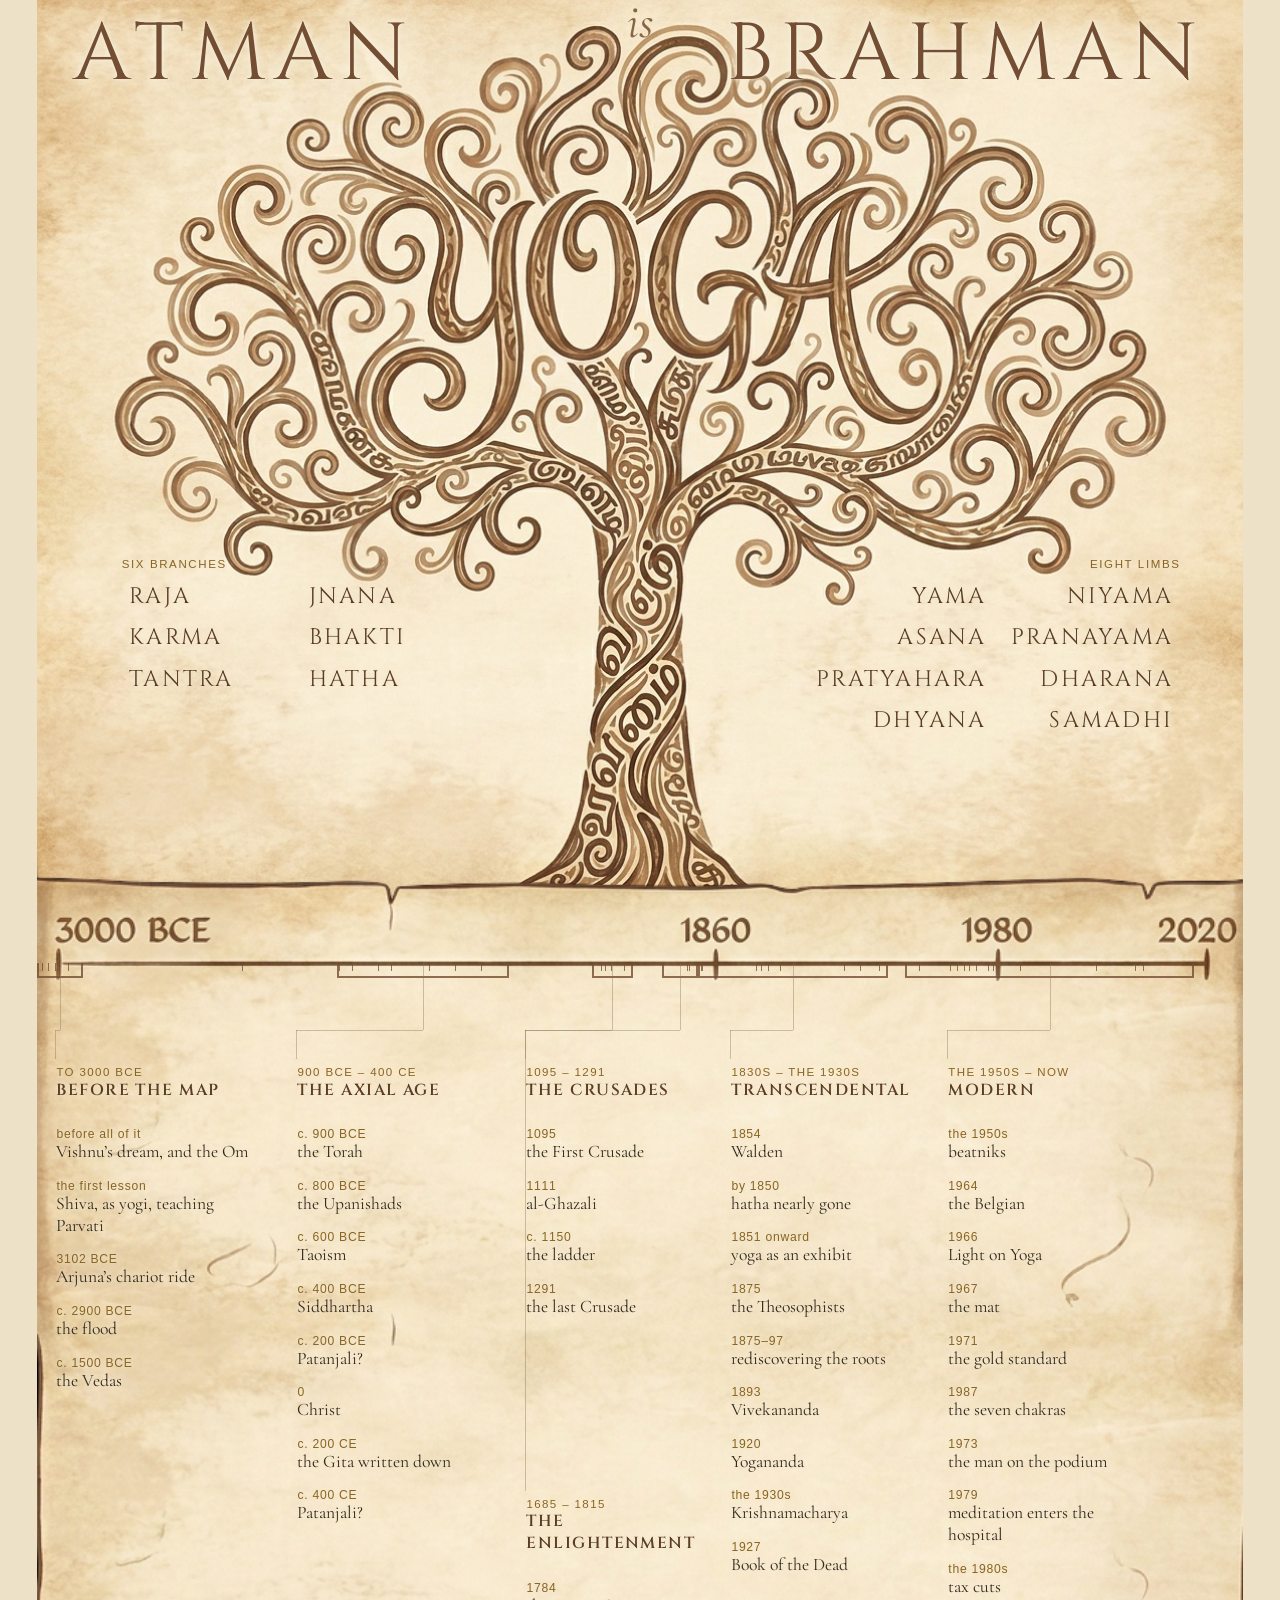
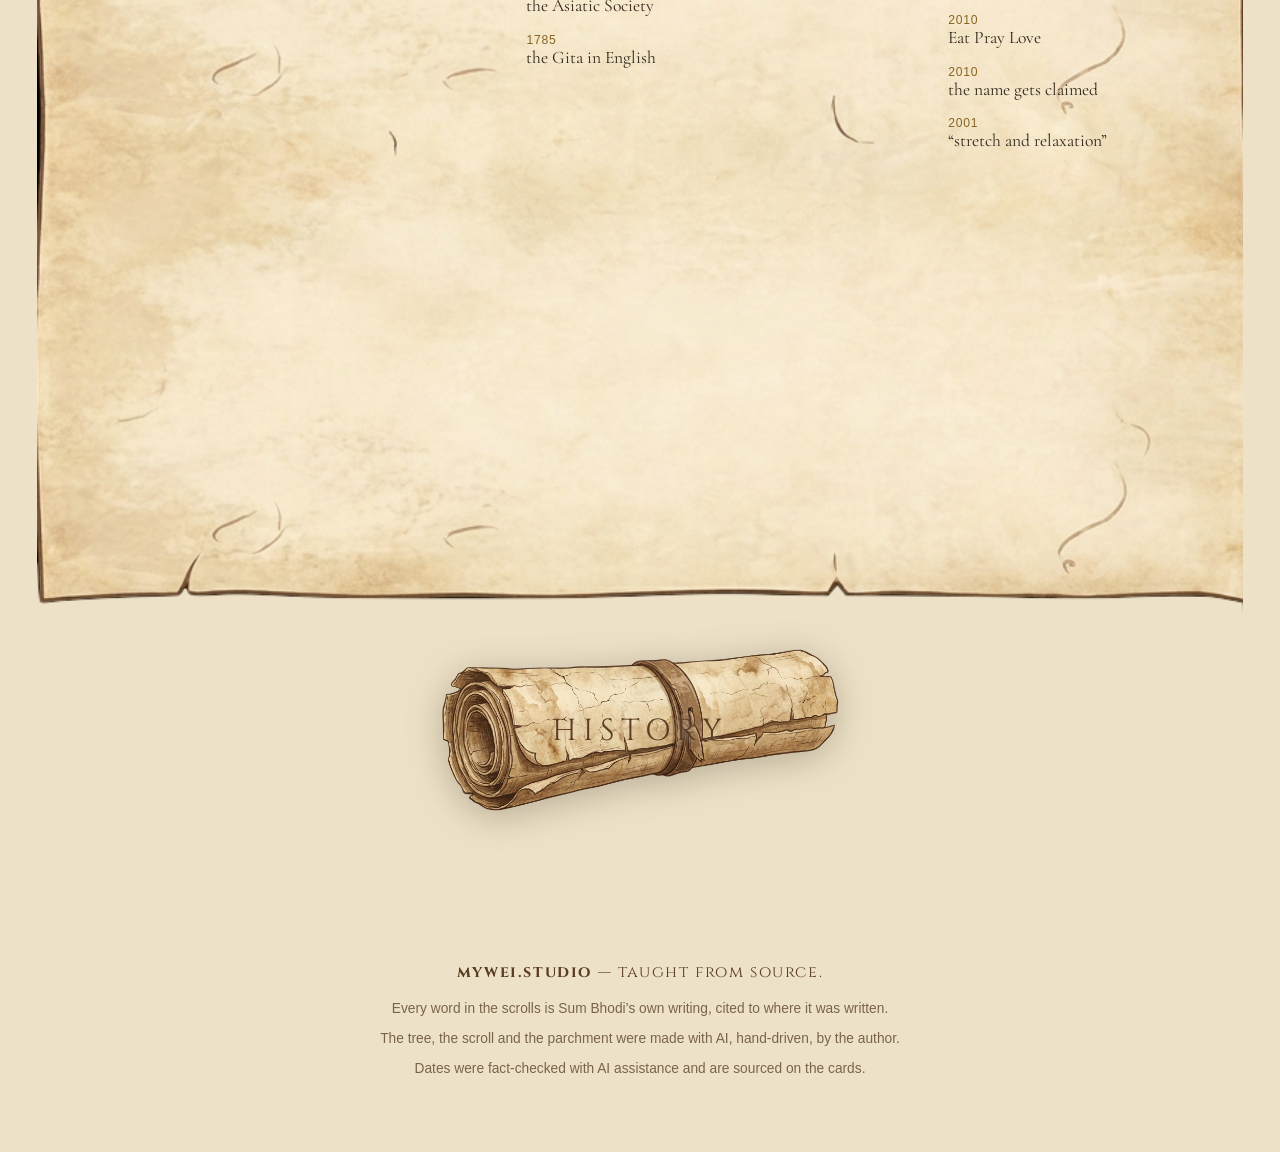
<file: index.html>
<!DOCTYPE html>
<html lang="en">
<head>
<meta charset="UTF-8">
<meta name="viewport" content="width=device-width, initial-scale=1">
<title>Yoga — mywei.studio</title>

<!-- 7 Sep 2026 — THE ART, AND THREE WORDS. Nothing else yet.
     His call: "Atman is Brahman up top here, nothing else — is can be right on top center of tree."
     So the two nouns sit on the clear parchment either side, and the copula sits ON the canopy's
     centre peak. The built version (six names left, eight right, the scroll factory, his own docs
     as content) is whole and parked at _parked/2026-09-07-tree-with-names/. Nothing was deleted.

     ⭐ THE OVERLAY IS IN PERCENTAGES, NOT PIXELS. The words are positioned inside a box that
     carries the art's own 1200x896 aspect ratio, so every word keeps its spot on the painting at
     any width — the "is" stays on the canopy peak on a phone and on a projector alike. Pixel
     offsets would have drifted off the tree the first time the window changed size. -->

<link rel="preconnect" href="https://fonts.googleapis.com">
<link rel="preconnect" href="https://fonts.gstatic.com" crossorigin>
<link href="https://fonts.googleapis.com/css2?family=Cormorant+Garamond:ital,wght@0,400;0,600&family=Cinzel:wght@400;600&display=swap" rel="stylesheet">

<style>
  /* ⭐ THE CONTRAST DIAL — his call, not mine. "make arrow pop a little more, but let me make
     call on contrast." One number, one place. .30 was where it started (invisible to me on a
     scaled screenshot), .48 is where it sits now. Turn it up until it is right in the room, on
     the projector he will actually teach from — that judgement needs his eyes, not mine. */
  /* ⭐ THE TWO DIALS — both yours, both one number, both in this block.
     --word: how big ATMAN and BRAHMAN are. It was 2.6rem when you first said it looked good,
             3.4rem after I bumped it. Same font either way (Cinzel, measured) — only the size moved.
     --arrow-ink: how much the arrow pops. Started .30 (invisible), now .48. */
  :root{
    /* --word is now a vw NUMBER, not a rem ceiling. Measured: the two words together take
       10.166px of width for every 1px of font-size, so at 9vw they filled 91.5% of the stage and
       left a 21px gap — the "is" needs about 60. 8.2vw lands them at ~85%, which is as close to
       filling as it goes with the copula still between them. Being a vw, that ratio now holds at
       every window width instead of drifting the way a rem ceiling did. */
    /* ⭐ BRAHMAN IS THE BINDING CONSTRAINT, not the pair. The "is" holds dead centre, so each
       word gets its own half minus 60px of clearance. ATMAN is 4.235em wide and has slack;
       BRAHMAN is 5.934em and runs out of room first — so the whole size is solved off BRAHMAN:
           font = (0.47 x stage - 60) / 5.934
       which at this width is ~56px, i.e. 6.7vw. Sizing off the PAIR is what pushed it past centre. */
    --word:6.7;
    --arrow-ink:.48;
  }

  *{margin:0;padding:0;box-sizing:border-box}
  body{background:#EDE2C8; color-scheme:light}
  /* ⚠ NO min-height HERE. It used to hold a full 100vh and centre the tree in it, which left a
     band of empty parchment between the roots and the timeline. The timeline is meant to touch
     the roots — the axis reads as the ground the tree stands in. */
  .screen{display:flex; justify-content:center}

  /* the stage carries the painting's own aspect ratio, so the overlay lays out in % of it */
  .stage{
    position:relative;
    /* ⚠ THE WORDS MUST SCALE OFF THE SAME THING THIS DOES, and for a long time they did not.
       The stage is min(100vw, 100vh x 1200/896) — height-bound on a wide, short window. The words
       were sized in plain vw, which is width-bound. So on a wide short screen the stage shrank
       while ATMAN and BRAHMAN kept growing, and they met in the middle. One percent of this box is
       min(1vw, 1.3393vh), which is what the font now uses. */
    width:min(100%, calc(100vh * 1200 / 896)); max-width:1400px; flex:none;
  }
  /* 8 Sep: the ratio lives on .canvas now (see the markup note). Same box, same height on a desk. */
  .canvas{aspect-ratio:1200/896}
  .canvas img{width:100%; height:100%; display:block; object-fit:contain}

  .w{
    position:absolute; transform:translate(-50%,-50%);
    font-family:'Cinzel',serif; color:#734E32;
    text-decoration:none; white-space:nowrap;
    /* a parchment halo, so a word stays legible wherever the paint runs dark under it */
    text-shadow:0 0 18px #F6EFDC, 0 0 7px #F6EFDC, 0 0 3px #F6EFDC;
    transition:color .18s;
  }
  a.w:hover, a.w:focus-visible{color:#4A2F1C}
  a.w:focus-visible{outline:3px solid #1C5C8C; outline-offset:6px; border-radius:2px}

  /* ⭐ ALL THREE IN THE TREE'S OWN INK. Sampled, not guessed: 57,384 ink pixels off the trunk
     and the YOGA lettering average #866241, and the single most common value is #734E32. The words
     are the same substance as the drawing, which is the point of lettering them onto it. */
  /* ⭐ EDGE-ANCHORED, NOT CENTRE-ANCHORED — this is what lets them get big.
     At left:15%/85% with translate(-50%) the words grow from their own centre, so BRAHMAN's tail
     runs off the right edge at about 75px and that is the ceiling, whatever you set. Pinned to the
     edges instead, they grow INWARD toward the "is" and the only limit is where they meet it. */
  .atman  {left:3%;  top:6%; transform:translateY(-50%);
           font-size:clamp(1.15rem,calc(var(--word) * min(1vw, 1.3393vh)),6.25rem); letter-spacing:.1em}
  .brahman{left:auto; right:3%; top:6%; transform:translateY(-50%);
           font-size:clamp(1.15rem,calc(var(--word) * min(1vw, 1.3393vh)),6.25rem); letter-spacing:.1em}

  /* the "is" is the FIXED POINT — dead centre, always. It does not move to suit the words;
     the words are sized to leave it room. His call, and it is the right one: the copula is the
     axis of the sentence, so it sits on the axis of the page. */
  .is{
    left:50%; top:2.5%;
    font-family:'Cormorant Garamond',serif; font-style:italic;
    font-size:clamp(1.05rem,4vw,3rem);
    text-shadow:none;
    opacity:.85;
  }

  .yoga-link{
    position:absolute; left:50%; top:28%; transform:translate(-50%,-50%);
    width:46%; height:24%;
    background:none; border:2px solid transparent; border-radius:6px; padding:0; cursor:pointer;
    transition:background .18s, border-color .18s;
  }
  .yoga-link:hover{background:rgba(246,239,220,.20); border-color:rgba(115,78,50,.30)}
  .yoga-link:focus-visible{outline:3px solid #1C5C8C; outline-offset:4px}

  /* ── THE TWO SIDES OF THE TREE ─────────────────────────────────────────── */
  /* tucked down and in, and set two-up — six branches read 2x3, eight limbs 2x4, so each block
     is a compact square under the canopy instead of a long thin list down the side. */
  .tree-side{
    position:absolute; top:62%; width:29%;
    display:grid; grid-template-columns:1fr 1fr; gap:.15rem .6rem; align-content:start;
  }
  .tree-left{left:7%}
  .tree-right{right:7%; text-align:right}
  .tree-side h3{grid-column:1 / -1}
  .tree-side h3{
    font-family:'Jost',sans-serif; font-weight:500;
    font-size:clamp(.5rem,.95vw,.72rem); letter-spacing:.14em; text-transform:uppercase;
    color:#8A6420; margin-bottom:.25rem;
    text-shadow:0 0 9px #F1E7CE,0 0 4px #F1E7CE;
  }
  .tree-side button{
    background:none; border:1px solid transparent; border-radius:3px; cursor:pointer;
    padding:.22rem .4rem; text-align:inherit;
    font-family:'Cinzel',serif; letter-spacing:.1em; color:#5C3D22;
    font-size:clamp(.82rem,1.75vw,1.4rem); white-space:nowrap;
    text-shadow:0 0 10px #F1E7CE,0 0 4px #F1E7CE,0 0 2px #F1E7CE;
    transition:background .15s, border-color .15s, color .15s;
  }
  .tree-side button:hover{background:rgba(246,239,220,.9); border-color:#C4AF84; color:#8A6420}
  .tree-side button:focus-visible{outline:3px solid #1C5C8C; outline-offset:3px}

  /* ⭐⭐ THE ARROW — from the "is" down into the YOGA lettering in the canopy.
     His call: "add arrow down from is to yoga, that is also lost in the noise but there if you
     focus. whole page is a yoga lesson."

     So the page stops being a page about yoga and becomes an instance of it. The arrow is drawn at
     the same threshold as the copula — present, in the tree's own ink, and quiet enough that it
     only resolves once you hold your attention on it. That act has a name in the course: DHARANA,
     the sixth limb, held attention on a chosen object. The site does not describe the practice in
     a caption; it asks for it, and then it rewards it.

     ⚠ AND THE a11y ANSWER, WHICH IS NOT "MAKE IT LOUDER". A faint arrow cannot be found by focus
     if you are not looking with eyes at all, so the same teaching is delivered in words to a
     screen reader (.sr below) — same content, different modality. Turning the arrow up to meet
     WCAG contrast would destroy the lesson for everyone; giving a blind student the sentence
     instead gives them the lesson without asking a sighted one to give up theirs. */
  .arrow{
    position:absolute; left:50%; top:9%;
    transform:translateX(-50%);
    width:clamp(12px,1.4vw,22px); height:clamp(26px,5.6vw,95px);
    opacity:var(--arrow-ink); pointer-events:none;
  }
  .arrow svg{width:100%; height:100%; display:block; overflow:visible}

  /* visually hidden, but read aloud */
  .sr{
    position:absolute; width:1px; height:1px; padding:0; margin:-1px;
    overflow:hidden; clip:rect(0 0 0 0); white-space:nowrap; border:0;
  }

  /* ⚠ CORRECTION 8 Sep 2026 — this block is from the CENTRE-ANCHORED era (left:15%/85% with
     translate(-50%)). The words are edge-anchored now (left:3% / right:3%), so `.brahman{left:83%}`
     would pin BRAHMAN's START at 83% and run it off the phone. .sc-left/.sc-right no longer exist.
     Disarmed, kept: it says what the layout used to be. The phone rules are in the block at the end.
  @media (max-width:620px){
    .atman{left:17%} .brahman{left:83%}
    .sc-left{left:31%} .sc-right{left:69%}
    .atman,.brahman{letter-spacing:.04em}
  } */

  /* the three words are buttons now — reset the chrome, keep the type */
  /* the three words are buttons now — reset the chrome, keep the type */
  button.w{background:none; border:none; padding:0; cursor:pointer; color:#734E32}
  button.w:hover{color:#4A2F1C}
  button.w:focus-visible{outline:3px solid #1C5C8C; outline-offset:6px; border-radius:2px}

  /* ── THE TIMELINE ──────────────────────────────────────────────────────── */
  .timeline{
    width:min(100%, calc(100vh * 1200 / 896)); max-width:1400px;   /* the stage's own basis, so the edges line up */
    margin:0 auto; padding:0;
    /* ⭐ the scroll's torn top edge rides OVER the base of the tree, so the roots run under the
       parchment instead of stopping at it. A % margin is a share of the width, so the overlap
       stays proportional at every size; a px value would drift. z-index puts the tear on top. */
    /* ⭐ THE OVERLAP IS THE NOTCH, and it is his measurement, not a taste call. The torn top edge
       of timeline.png runs from y=21 at its highest point to y=38 at the deepest notch — a 17px
       tear in an 878px-wide image. Pull the parchment up by the deepest notch (38/878 = 4.33% of
       the width, which is what a % margin-top resolves against) and the tree fills every notch
       exactly: the roots show THROUGH the tear instead of being cut off by it, and the parchment's
       high points meet the bottom of the art. Any more and it eats root; any less and the notches
       show empty page. */
    margin-top:-4.33%; position:relative; z-index:2;
  }
  .tl-h{font-family:'Cinzel',serif; font-size:clamp(1.1rem,2.4vw,1.5rem); letter-spacing:.16em;
    color:#734E32; text-align:center; margin-bottom:1.2rem}
  /* ⭐ A FLOOR. Six columns of dates cannot compress — below about 900px they slide into each
     other and it turns to mush. It does not collapse; if the window is narrower than this, the
     timeline runs off the edge and you scroll to it. That is the correct behaviour for a scroll. */
  .tl-stage{position:relative; min-width:900px}
  .tl-art{width:100%; height:auto; display:block}
  .tl-pins{list-style:none; position:absolute; inset:0; margin:0; padding:0}
  /* the bracket on the axis, with a tick per date */
  .tl-era{position:absolute; height:.95rem}   /* top comes from AXIS, measured off the art */
  /* the bracket hangs BELOW the drawn rule, like the art's own ticks at 1860 and 1980 */
  .tl-brk{position:absolute; inset:0; display:block;
    border-left:2px solid #734E32; border-right:2px solid #734E32;
    border-bottom:2px solid #734E32; opacity:.8}
  .tl-t{position:absolute; top:0; width:1px; height:.55rem; background:#734E32; opacity:.95}

  /* the L-leader: drop, run across, tip down into the column */
  .tl-drop,.tl-tip{position:absolute; width:1px; background:#8B7355; opacity:.4}
  .tl-run{position:absolute; height:1px; background:#8B7355; opacity:.4}

  /* the column IS the door */
  .tl-col{position:absolute; width:18%}
  .tl-col button{
    display:block; width:100%; text-align:left; cursor:pointer;
    background:none; border:1px solid transparent; border-radius:3px;
    padding:.35rem .5rem; margin-left:-.5rem;
    transition:background .15s, border-color .15s;
  }
  .tl-col button:hover{background:rgba(246,239,220,.9); border-color:#C4AF84}
  .tl-col button:focus-visible{outline:3px solid #1C5C8C; outline-offset:3px}
  .tl-head{margin-bottom:.35rem}
  .tl-col i{display:block; font-family:'Jost',sans-serif; font-style:normal;
    font-size:clamp(.55rem,1vw,.72rem); letter-spacing:.12em; text-transform:uppercase;
    color:#8A6420; text-shadow:0 0 8px #F1E7CE}
  .tl-col strong{display:block; font-family:'Cinzel',serif; font-weight:600;
    font-size:clamp(.72rem,1.4vw,1rem); letter-spacing:.09em; color:#5C3D22;
    margin:.05rem 0 .5rem; text-shadow:0 0 9px #F1E7CE,0 0 4px #F1E7CE}
  .tl-r{display:block; margin-bottom:.15rem; text-shadow:0 0 9px #F1E7CE,0 0 4px #F1E7CE}
  .tl-r u{display:block; text-decoration:none; font-family:'Jost',sans-serif;
    font-size:clamp(.58rem,1.05vw,.76rem); letter-spacing:.06em; color:#8A6420}
  .tl-r b{display:block; font-family:'Cormorant Garamond',serif; font-weight:400;
    font-size:clamp(.82rem,1.6vw,1.1rem); color:#33281B; line-height:1.25}

  /* ── THE HISTORY DOOR ───────────────────────────────────────────────────── */
  .door-wrap{display:flex; justify-content:center; padding:1rem 1.25rem clamp(3rem,8vw,6rem)}
  .history-door{position:relative; background:none; border:none; padding:.5rem; cursor:pointer;
    width:min(420px,80vw); transition:transform .18s}
  .history-door img{width:100%; height:auto; display:block;
    filter:drop-shadow(0 6px 18px rgba(60,42,25,.30))}
  .history-door:hover{transform:scale(1.03)}
  .history-door:focus-visible{outline:3px solid #1C5C8C; outline-offset:6px; border-radius:4px}
  .door-word{position:absolute; left:50%; top:50%; transform:translate(-50%,-50%);
    font-family:'Cinzel',serif; font-size:clamp(1.1rem,3.4vw,1.9rem);
    letter-spacing:.22em; color:#5C3D22; text-shadow:0 0 10px rgba(246,239,220,.85)}

  /* ── THE FOOT ────────────────────────────────────────────────────────────── */
  .foot{
    max-width:44rem; margin:0 auto; padding:2.5rem 1.5rem 4rem;
    text-align:center; font-family:'Jost',sans-serif;
    font-size:.86rem; line-height:1.6; color:#7A6448;
  }
  .foot p{margin-bottom:.5rem}
  .foot p:first-child{font-family:'Cinzel',serif; letter-spacing:.1em; color:#5C3D22;
    font-size:1rem; margin-bottom:.8rem}

  /* ── THE SCROLL — his blank parchment, opened over the tree ────────────────
     ⚠ 7 Sep: "remove scroll art, changed my mind. open the blank scroll, write new one with philo."
     So there is no rolled-scroll icon anywhere; the words themselves are the door, and what opens
     is lesson.png — the blank sheet — with new writing on it rather than a link out to the old
     Atman lecture, which he asked me not to point at. */
  [hidden]{display:none !important}
  .scrim{position:fixed; inset:0; background:rgba(45,34,22,.6); z-index:40}
  .sheet{
    position:fixed; z-index:50; inset:clamp(.5rem,3vh,2.5rem) clamp(.5rem,4vw,3rem);
    display:flex; align-items:center; justify-content:center; pointer-events:none;
  }
  .sheet-inner{
    pointer-events:auto; position:relative;
    width:min(52rem,100%); max-height:100%;
    background:#F6EFDC url('art/lesson.png') center/100% 100% no-repeat;
    box-shadow:0 24px 70px rgba(45,34,22,.45);
    display:flex; flex-direction:column;
  }
  .sheet-close{
    position:absolute; top:.5rem; right:.5rem; z-index:2;
    min-height:2.75rem; padding:.5rem 1.1rem; font:inherit; font-size:1rem;
    letter-spacing:.06em; background:#734E32; color:#F6EFDC; border:none; cursor:pointer;
  }
  .sheet-close:hover,.sheet-close:focus-visible{background:#4A2F1C}
  .sheet-body{overflow-y:auto; padding:clamp(2.75rem,6vw,4.5rem) clamp(1.75rem,6vw,5rem)}
  .sheet-body:focus{outline:none}
  .sheet-body h1{
    font-family:'Cinzel',serif; font-weight:600; color:#734E32;
    font-size:clamp(1.5rem,4vw,2.4rem); letter-spacing:.1em; line-height:1.2;
  }
  .sheet-body .sub{
    font-family:'Cormorant Garamond',serif; font-style:italic; color:#6B573C;
    font-size:clamp(1.05rem,2.2vw,1.35rem); margin:.3rem 0 1.4rem;
    border-bottom:1px solid #C4AF84; padding-bottom:1rem;
  }
  .sheet-body p{
    font-family:'Cormorant Garamond',serif; color:#33281B;
    font-size:clamp(1.1rem,2.1vw,1.35rem); line-height:1.62; margin-bottom:1.05rem; max-width:36rem;
  }
  .sheet-body p.big{font-size:clamp(1.25rem,2.6vw,1.65rem); color:#4A2F1C}
  .sheet-body .doors{list-style:none; margin:.4rem 0 1.6rem; padding:0; max-width:36rem}
  .sheet-body .doors li{display:flex; gap:1rem; align-items:baseline; flex-wrap:wrap;
    padding:.6rem 0; border-bottom:1px dotted #C4AF84}
  /* ⚠ 13rem was too narrow for GENIUS MALIGNUS and CONTROLLED HALLUCINATION — the term ate the
     row and threw its gloss onto a second line, so two of the five read differently from the
     other three. flex-basis holds the column; the gloss takes what is left and wraps inside it. */
  .sheet-body .doors b{font-family:'Cinzel',serif; font-weight:400; letter-spacing:.06em;
    color:#734E32; flex:0 0 15.5rem; font-size:1.05rem}
  .sheet-body .doors span{font-family:'Cormorant Garamond',serif; font-style:italic;
    font-size:1.1rem; color:#6B573C; flex:1 1 11rem}
  .sheet-body cite a{color:#8A6420; text-underline-offset:2px}
  .sheet-body cite{display:block; font-family:'Jost',sans-serif; font-style:normal;
    font-size:.82rem; letter-spacing:.05em; color:#6B573C; margin-top:.3rem}
  /* a word inside a scroll that opens another scroll */
  .inline-door{
    background:none; border:none; padding:0; cursor:pointer;
    font:inherit; font-weight:700; color:#8A6420;
    text-decoration:underline; text-underline-offset:3px; text-decoration-thickness:1px;
  }
  .inline-door:hover{color:#4A2F1C}
  .inline-door:focus-visible{outline:3px solid #1C5C8C; outline-offset:3px}
  .sheet-body .draft{
    margin-top:1.6rem; font-family:'Jost',sans-serif; font-size:.9rem; color:#6B573C;
    border:1px dashed #A08A62; padding:.85rem 1.1rem; max-width:36rem;
  }

  /* ── THE PHONE (8 Sep 2026) — every phone rule lives HERE and nowhere else ──────────────────
     "detect phone" = width. Under 700px the desk layout has nowhere to put fourteen Cinzel words
     beside a trunk, and a 900px timeline cannot fit in a 390px hand. Four moves:
       1 · the overlay stays on the art (.canvas is the containing block now), words a touch smaller
       2 · the six branches and eight limbs drop UNDER the picture as two tappable columns, 44px rows
       3 · the timeline keeps its 900px floor and SWIPES inside its own box — the page never scrolls
           sideways (that is the thing the first wrapper got wrong on the desk; scoped to a phone it is
           exactly right, because a hand expects to swipe a scroll)
       4 · the lesson sheet goes full-bleed, bigger type, close button under the thumb */
  @media (max-width:700px){
    .canvas{position:relative}
    :root{--word:6.2}
    .atman,.brahman{letter-spacing:.06em}
    /* the canvas is only ~280px tall here, so 2.5% put the "is" 3px above the picture (measured).
       A touch lower for all three crown pieces; the arrow keeps falling from the "is". */
    .is{top:5%} .atman,.brahman{top:8%} .arrow{top:11%}
    .stage{display:grid; grid-template-columns:1fr 1fr; gap:.25rem .75rem; padding:0 .75rem .5rem}
    .canvas{grid-column:1 / -1; margin:0 -.75rem}
    .tree-side{position:static; width:auto; display:grid; grid-template-columns:1fr; gap:.1rem; text-align:left}
    .tree-right{text-align:left}
    .tree-side h3{font-size:.7rem; margin:.4rem 0 .2rem}
    .tree-side button{font-size:1.05rem; min-height:44px; padding:.4rem .5rem; white-space:normal;
      border-color:rgba(196,175,132,.5); background:rgba(246,239,220,.55)}

    .timeline{overflow-x:auto; overflow-y:hidden; -webkit-overflow-scrolling:touch;
      scrollbar-width:thin; margin-top:-4.33%}
    /* the type was solved for a 900px+ window in vw; on a phone the vw is tiny and every clamp hits
       its floor, so pin them to the values a 900px desk gives — the box IS 900px wide, whatever the
       screen is. Rows wrap inside their 18% column; nothing overlaps at these sizes (checked 390px). */
    .tl-col i{font-size:.66rem}
    .tl-col strong{font-size:.92rem}
    .tl-r u{font-size:.7rem}
    .tl-r b{font-size:1rem}
    .tl-r{margin-bottom:.3rem}
    .tl-col button{padding:.45rem .5rem}

    .sheet{inset:0}
    .sheet-inner{width:100%; height:100%; max-height:none; background-size:cover}
    .sheet-body{padding:3.5rem 1.1rem 4rem}
    .sheet-body p{font-size:1.15rem; line-height:1.55}
    .sheet-body p.big{font-size:1.3rem}
    .sheet-body .doors b{flex-basis:100%; font-size:1rem}
    .sheet-body .doors span{font-size:1.05rem}
    .sheet-close{top:.6rem; right:.6rem; min-height:3rem; padding:.6rem 1.2rem; font-size:1.05rem}
    .foot{padding:2rem 1.25rem 3rem}
  }
</style>
</head>
<body>

<section class="screen">
<div class="stage">
<!-- ⭐ 8 Sep, PHONE: the painting and everything lettered onto it live in .canvas, so their % positions
     resolve against the ART. On a desk .canvas is static and .stage is the containing block exactly
     as before (same width, same height, nothing moved). On a phone .canvas turns position:relative
     and the two navs below leave the overlay to sit UNDER the picture as ordinary tappable lists. -->
<div class="canvas">
  <img src="art/yoga-tree.jpg"
       alt="A tree drawn in Tamil script, with the word YOGA lettered into its canopy."
       width="1200" height="896">

  <button class="w atman" type="button" data-scroll="atman" aria-haspopup="dialog">ATMAN</button>
  <span class="w is">is</span>

  <!-- the painted YOGA is the third door: a real button over the lettering, with a real accessible
       name and no chrome until you touch it. The art displays; this opens. -->
  <button class="yoga-link" type="button" data-scroll="yoga" aria-haspopup="dialog"
          aria-label="Yoga — what the word means. Open the lesson."></button>
  <button class="w brahman" type="button" data-scroll="brahman" aria-haspopup="dialog">BRAHMAN</button>

  <!-- the arrow, at the same threshold of visible as the "is" it falls from -->
  <span class="arrow" aria-hidden="true">
    <svg viewBox="0 0 20 100" fill="none" xmlns="http://www.w3.org/2000/svg">
      <path d="M10 0 L10 88" stroke="#734E32" stroke-width="2.5" stroke-linecap="round"/>
      <path d="M2.5 79 L10 92 L17.5 79" stroke="#734E32" stroke-width="2.5"
            stroke-linecap="round" stroke-linejoin="round" fill="none"/>
    </svg>
  </span>

  <p class="sr">
    Atman is Brahman. The word “is” sits on the crown of the tree, and an arrow falls from it into
    the word YOGA lettered in the canopy — <em>yuj</em>, to yoke, to harness. Both are drawn faintly,
    on purpose: they are there if you hold your attention on them, which is itself the sixth limb,
    dharana. The whole page is a yoga lesson.
  </p>
</div><!-- /.canvas -->

  <!-- the two sides of the tree — six branches left of the trunk, eight limbs right.
       Real buttons, painted from window.TREE, each opening its own scroll.
       (8 Sep: moved after .canvas so a phone can lay them under the art; on a desk they are still
       absolutely placed over it, source order changes nothing there.) -->
  <nav class="tree-side tree-left"  id="branch-side" aria-label="The six branches"></nav>
  <nav class="tree-side tree-right" id="limb-side"   aria-label="The eight limbs"></nav>

</div>
</section>

<!-- ── THE TIMELINE — open, not a card. Scroll down and it is simply there.
     ⚠ The axis is drawn INTO timeline.png (3000 BCE · 1860 · 1980 · 2020) and it is deliberately
     non-linear: 4,860 years in the first stretch, 120 in the second, 40 in the last. That
     compression IS the argument — almost everything the West calls yoga happens in the last inch.
     Pins are DATA (window.TIMELINE at the foot of cards.js): one entry per date, `at` is its
     fraction along the axis. A new date is one line and touches no markup. -->
<section class="timeline">
  <div class="tl-stage">
    <img class="tl-art" src="art/timeline.png" alt="" aria-hidden="true" width="878" height="1002">
    <ul class="tl-pins" id="tl-pins"></ul>
  </div>
  <ol class="tl-list" id="tl-list"></ol>
</section>

<section class="door-wrap">
  <button class="history-door" type="button" data-scroll="history" aria-haspopup="dialog">
    <img src="art/scroll.png" alt="" aria-hidden="true" width="1584" height="672">
    <span class="door-word">HISTORY</span>
  </button>
</section>

<!-- ⚠ THE DISCLOSURES LIVE HERE, and they are doctrine, not decoration. His rules: mark every AI
     image and never let a generated picture pass as a photograph; and disclose the AI work on
     anything new, because it is a brag rather than an apology. The fact-check line is the same
     principle applied to the history — when the record disagreed with how he had been telling it,
     the card says so out loud instead of quietly changing. -->
<footer class="foot">
  <p><strong>mywei.studio</strong> &mdash; taught from source.</p>
  <p>Every word in the scrolls is Sum Bhodi&rsquo;s own writing, cited to where it was written.</p>
  <p>The tree, the scroll and the parchment were made with AI, hand-driven, by the author.</p>
  <p>Dates were fact-checked with AI assistance and are sourced on the cards.</p>
</footer>

<div class="scrim" id="scrim" hidden></div>
<div class="sheet" id="sheet" role="dialog" aria-modal="true" aria-labelledby="sheet-h" hidden>
  <div class="sheet-inner">
    <button class="sheet-close" id="sheet-close" type="button">Close<span aria-hidden="true"> &#10005;</span></button>
    <div class="sheet-body" id="sheet-body" tabindex="-1"></div>
  </div>
</div>

<script src="cards.js"></script>
<script>
(function(){
  var sheet=document.getElementById('sheet'), scrim=document.getElementById('scrim'),
      body=document.getElementById('sheet-body'), stage=document.querySelector('.stage'), from=null

  function render(c){
    var h='<h1 id="sheet-h">'+c.h+'</h1><p class="sub">'+c.sub+'</p>'
    if(c.lead) h+='<p class="big">'+c.lead+'</p>'
    if(c.doors) h+='<ul class="doors">'+c.doors.map(function(d){
      return '<li><b>'+d[0]+'</b><span>'+d[1]+'</span></li>' }).join('')+'</ul>'
    h+=c.body.map(function(p){
      var cite=''
      if(p.cite){
        var t = p.href ? '<a href="'+p.href+'">'+p.cite+' &#8599;</a>' : p.cite
        cite = '<cite>&mdash; '+t+'</cite>'
      }
      return '<p>'+p.p+cite+'</p>' }).join('')
    body.innerHTML=h
  }
  /* ── THE TIMELINE PAINTS ITSELF from window.TIMELINE ──────────────────────
     Five COLUMNS, one per era. On the axis: a bracket showing the era's span with a tick for each
     of its dates, so density is visible. Below: that era's dates as a column. Between them one
     L-shaped leader — drop from the bracket, run across, tip down into the column head — so the
     connection is drawn once per era instead of twenty-six times.
     ⚠ The ticks are unlabelled. Labelling them collided into mush in exactly the stretch whose
     tightness is the whole argument. */
  /* paint the tree's two sides */
  ;(function(){
    var T=window.TREE; if(!T) return
    function fill(el,rows,head){
      if(!el) return
      el.innerHTML='<h3>'+head+'</h3>'+rows.map(function(r){
        return '<button type="button" data-scroll="'+r[0]+'" aria-haspopup="dialog">'+r[1]+'</button>'
      }).join('')
    }
    fill(document.getElementById('branch-side'), T.branches, 'six branches')
    fill(document.getElementById('limb-side'),   T.limbs,    'eight limbs')
  })()

  ;(function(){
    var T=window.TIMELINE||[], pins=document.getElementById('tl-pins')
    if(!T.length) return
    /* ⭐ MEASURED, NOT NUDGED. The axis rule drawn into timeline.png is at y=85–87 of 1002 —
       8.58% of the height, and the only row that is 100% ink across the full width. The ticks were
       at 5.4%, which is the YEAR-LABEL band, so they floated above the line through the numbers.
       Everything below hangs off AXIS now, the way the drawn ticks at 1860 and 1980 do. */
    var AXIS=0.0858, BAR=0.135, HEAD=0.156
    pins.innerHTML = T.map(function(e,ei){
      var span=(e.to-e.from)||0.002, mid=(e.from+e.to)/2
      /* ⭐ TICKS ARE DERIVED FROM THE ROWS, not kept beside them.
         There used to be a parallel `ticks:[...]` array on each era. Three of the six lost theirs
         in a restructure and rendered with no marks on the axis at all — the rows were there, the
         dates were there, and the timeline was blank where it mattered. A row already knows its
         own `at`; anything else is a second copy of the same fact waiting to disagree. */
      var ticks=e.rows.map(function(r){
        return '<i class="tl-t" style="left:'+((r.at-e.from)/span*100)+'%"></i>' }).join('')
      var x1=Math.min(mid,e.col), x2=Math.max(mid,e.col)
      /* ⭐ a stacked column carries its own `top`. Its leader runs across at the shared bar and
         then drops the whole way down at the column's LEFT EDGE — beside the column above it,
         never through its text. */
      var head=(e.top!=null)?e.top:HEAD
      /* ⭐ each DATE is its own door now, not just the era. The row carries its own body in
         window.TIMELINE, so the scroll is built straight off the row — one place to keep. */
      var rows=e.rows.map(function(r,j){
        return '<button class="tl-r" type="button" data-row="'+ei+'-'+j+'" aria-haspopup="dialog">'+
                 '<u>'+r.y+'</u><b>'+r.n+'</b></button>' }).join('')
      return '<li class="tl-era" style="left:'+(e.from*100)+'%;width:'+(span*100)+'%;top:'+(AXIS*100)+'%">'+
               '<span class="tl-brk">'+ticks+'</span></li>'+
             '<li class="tl-drop" style="left:'+(mid*100)+'%;top:'+(AXIS*100)+'%;height:'+((BAR-AXIS)*100)+'%"></li>'+
             '<li class="tl-run"  style="left:'+(x1*100)+'%;width:'+((x2-x1)*100)+'%;top:'+(BAR*100)+'%"></li>'+
             '<li class="tl-tip"  style="left:'+(e.col*100)+'%;top:'+(BAR*100)+'%;height:'+((head-BAR)*100)+'%"></li>'+
             '<li class="tl-col" style="left:'+(e.col*100)+'%;top:'+(head*100)+'%">'+
               '<button class="tl-head" type="button" data-scroll="'+e.card+'" aria-haspopup="dialog">'+
                 '<i>'+e.span+'</i><strong>'+e.label+'</strong></button>'+
               rows+
             '</li>'
    }).join('')
  })()

  function open(btn){
    var c
    if(btn.dataset.row){                       /* a single date, built from its own row */
      var p=btn.dataset.row.split('-'), e=window.TIMELINE[+p[0]], r=e&&e.rows[+p[1]]
      if(!r) return
      /* ⚠ carry lead and doors too. This built the card from h/sub/body only, so a row with a
         date/thing table on it rendered as bare paragraphs and the table silently vanished. */
      c={ h:r.y, sub:r.n, lead:r.lead, doors:r.doors,
          body:(r.body&&r.body.length) ? r.body
          : [{p:'This one is still <strong>yours to write</strong>. Nothing has been invented here in your name.'}] }
    } else c=window.CARDS[btn.dataset.scroll]
    if(!c) return
    render(c); from=btn
    scrim.hidden=false; sheet.hidden=false
    stage.setAttribute('aria-hidden','true'); document.body.style.overflow='hidden'; body.focus()
  }
  function close(){
    sheet.hidden=true; scrim.hidden=true
    stage.removeAttribute('aria-hidden'); document.body.style.overflow=''
    if(from&&document.contains(from))from.focus()
    from=null
  }
  document.addEventListener('click',function(e){
    /* ⚠ BOTH roads. The era heads carry data-scroll; the individual dates carry data-row, and
       looking only for the first meant every date on the timeline was inert. */
    var t=e.target.closest('[data-scroll],[data-row]')
    if(t){open(t);return}
    if(e.target.closest('#sheet-close')||e.target===scrim)close()
  })
  document.addEventListener('keydown',function(e){
    if(sheet.hidden)return
    if(e.key==='Escape'){close();return}
    if(e.key!=='Tab')return
    var f=sheet.querySelectorAll('button,[href],[tabindex]:not([tabindex="-1"])')
    if(!f.length)return
    var first=f[0], last=f[f.length-1]
    if(e.shiftKey&&document.activeElement===first){e.preventDefault();last.focus()}
    else if(!e.shiftKey&&document.activeElement===last){e.preventDefault();first.focus()}
  })
})()
</script>

</body>
</html>
</file>
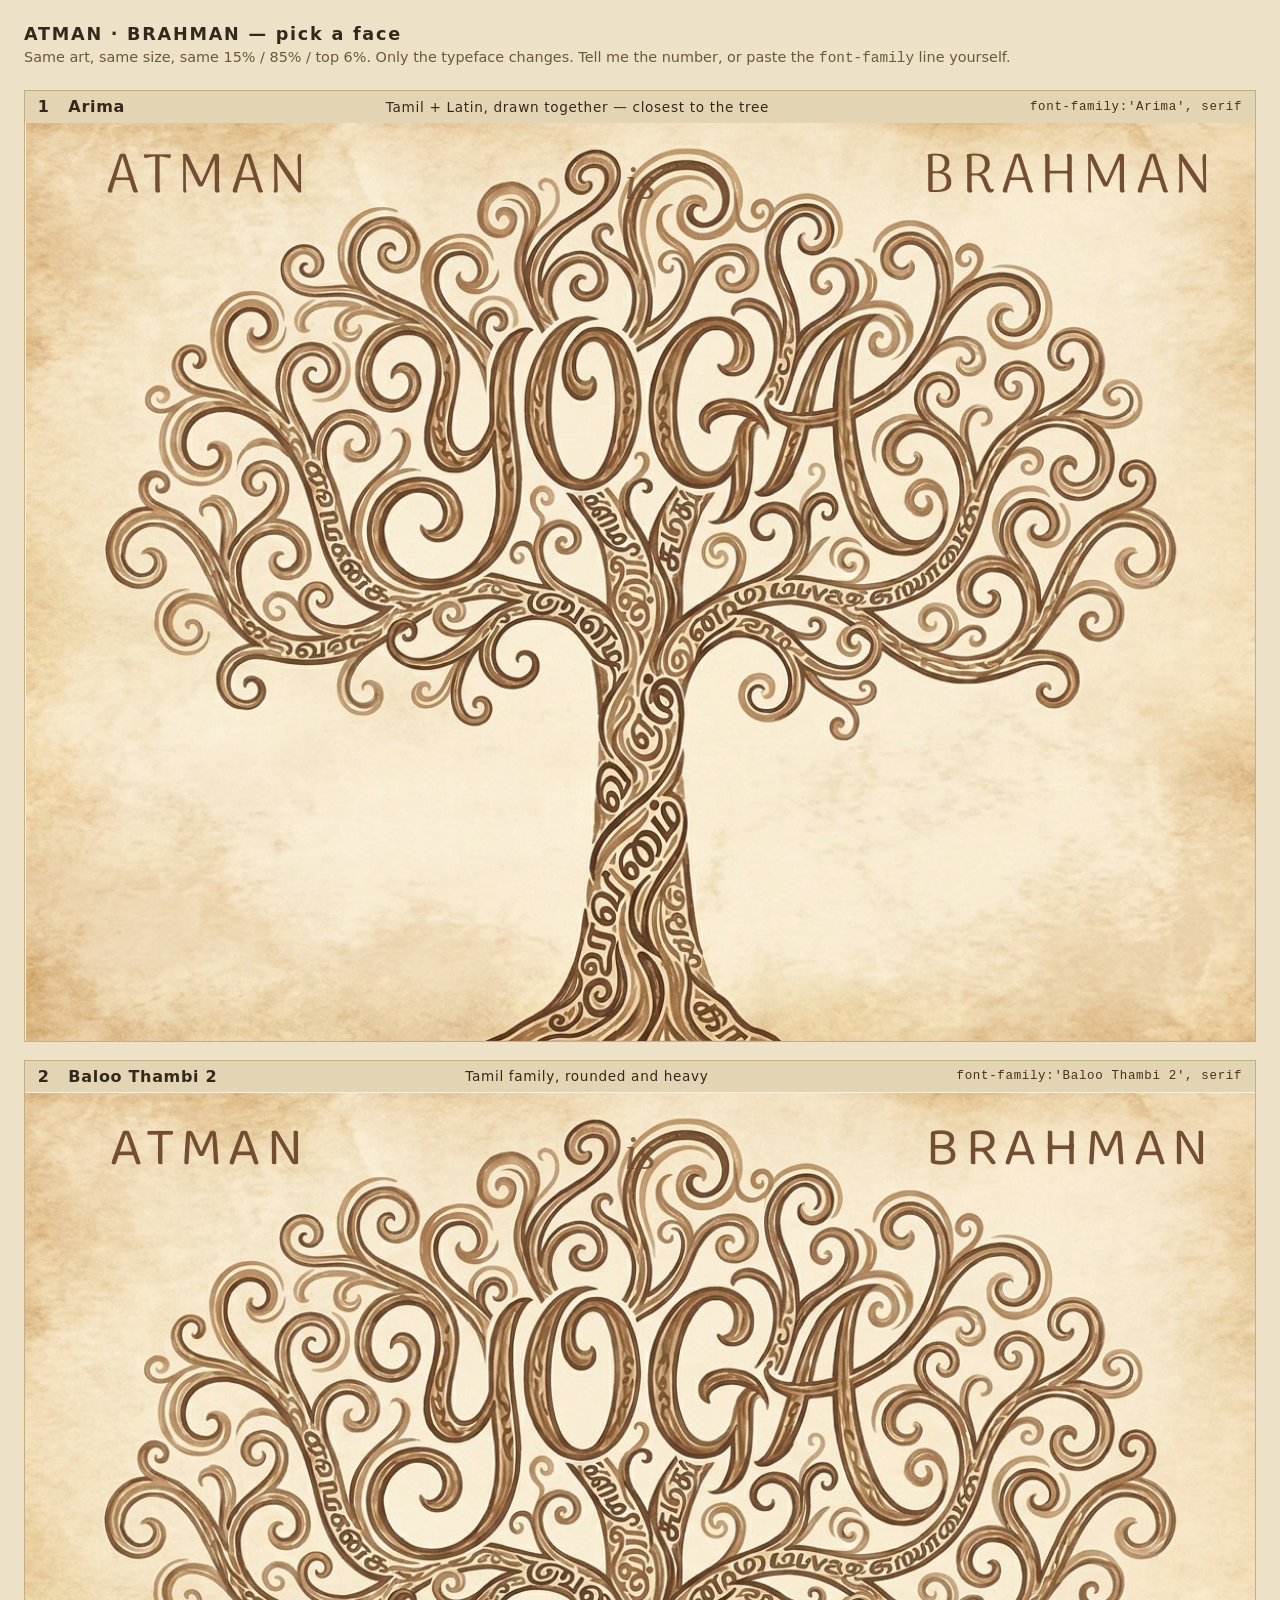
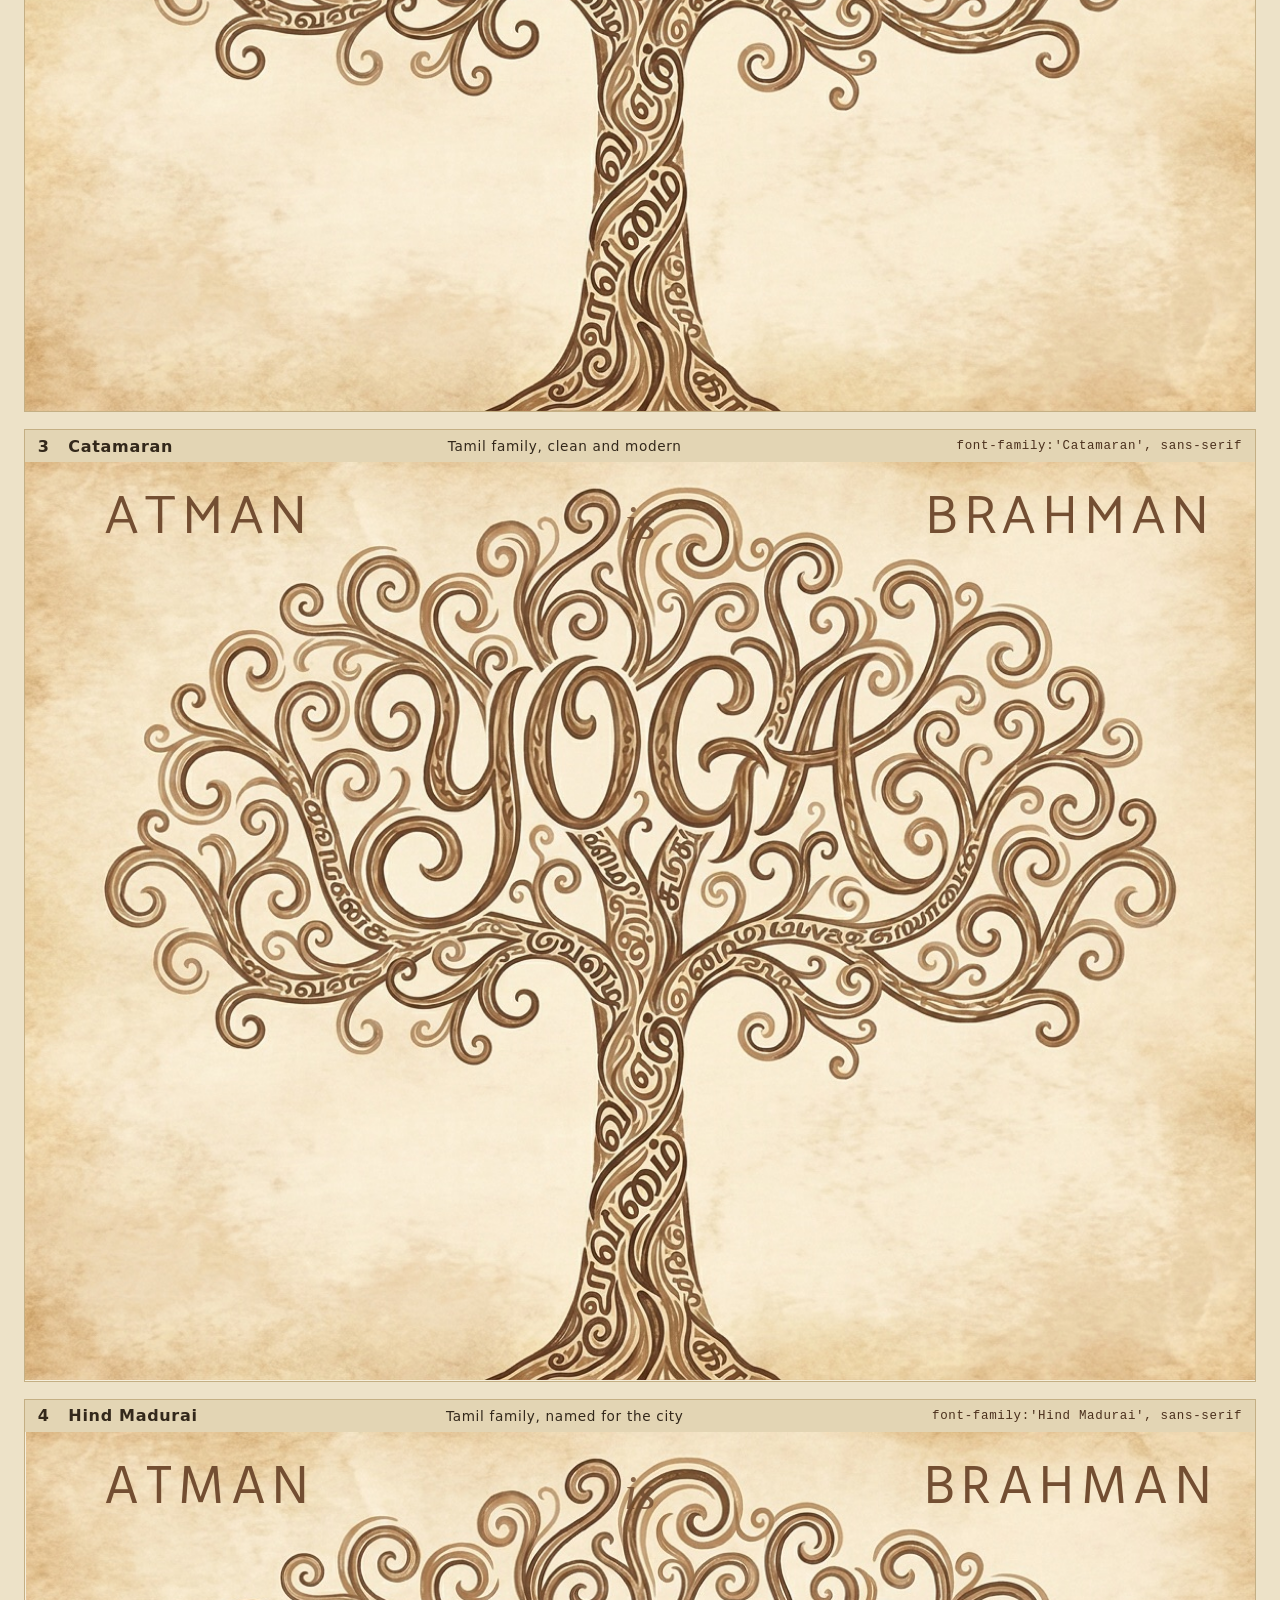
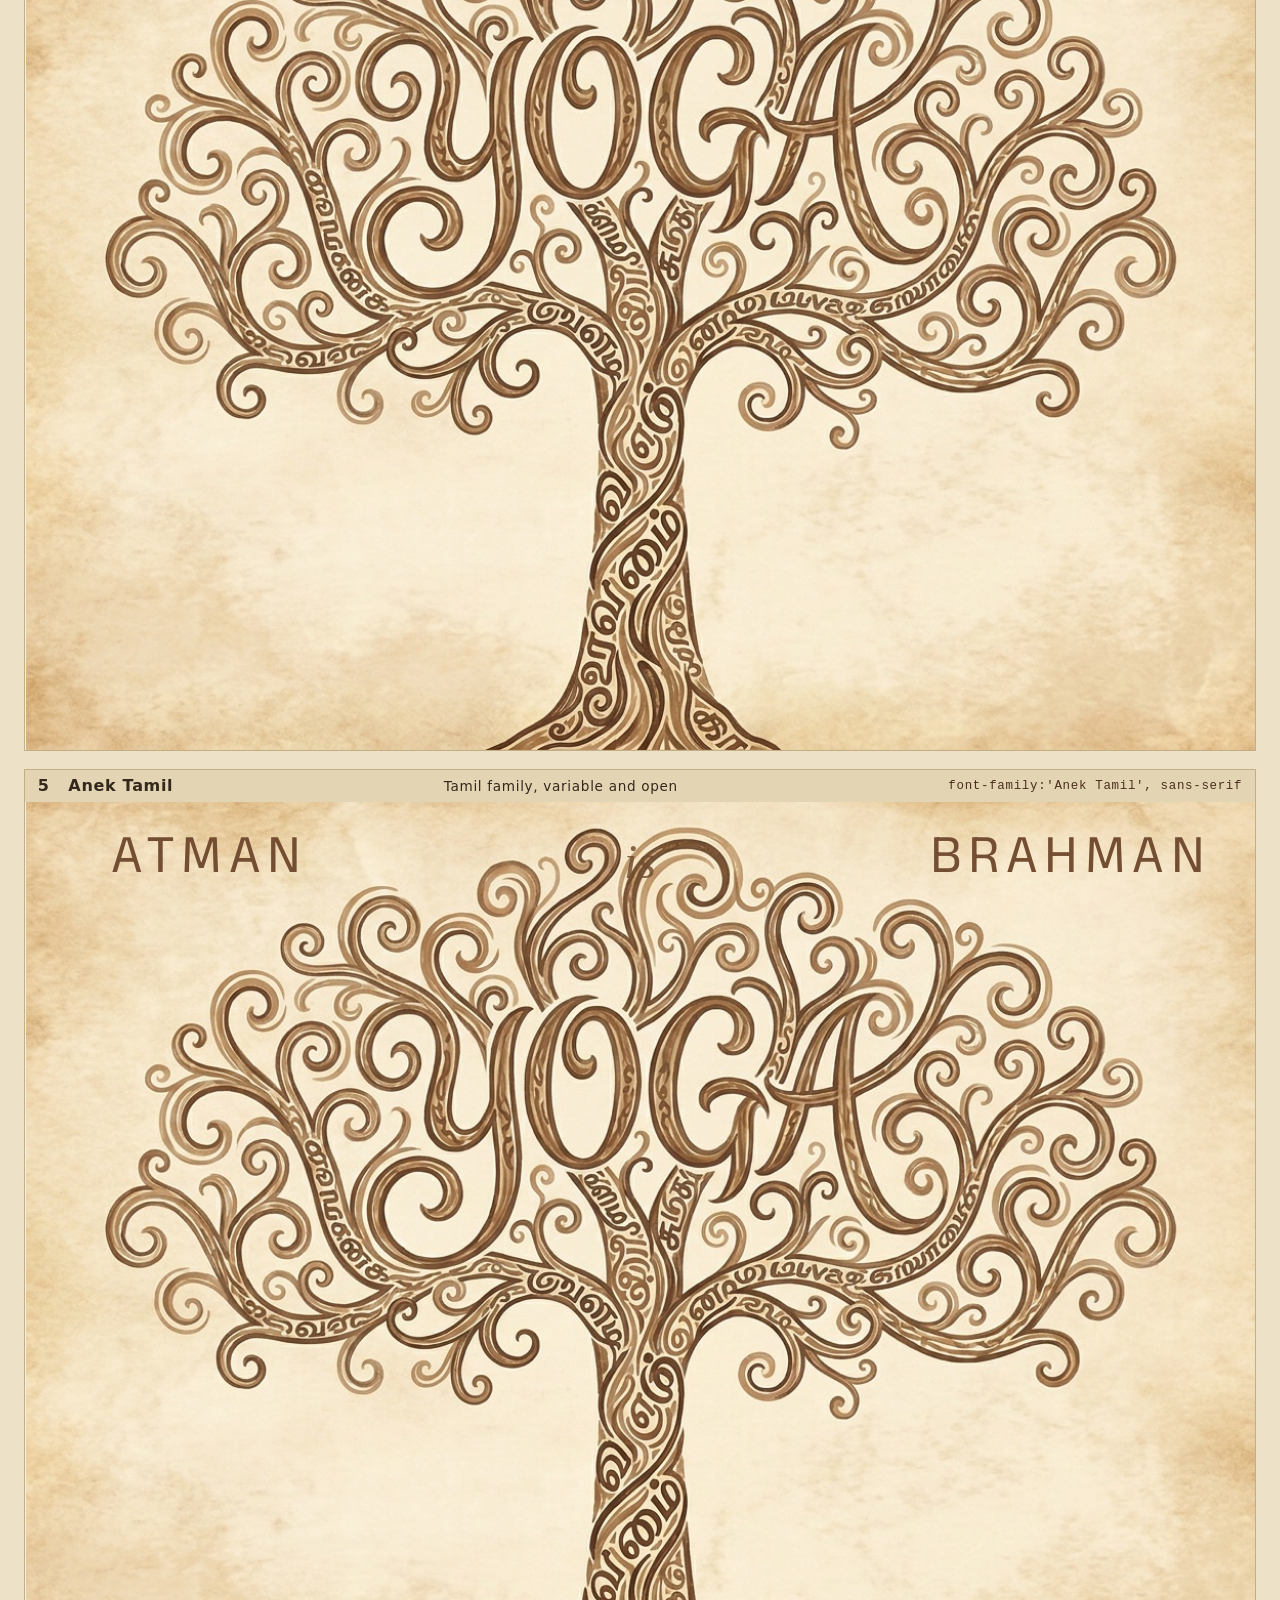
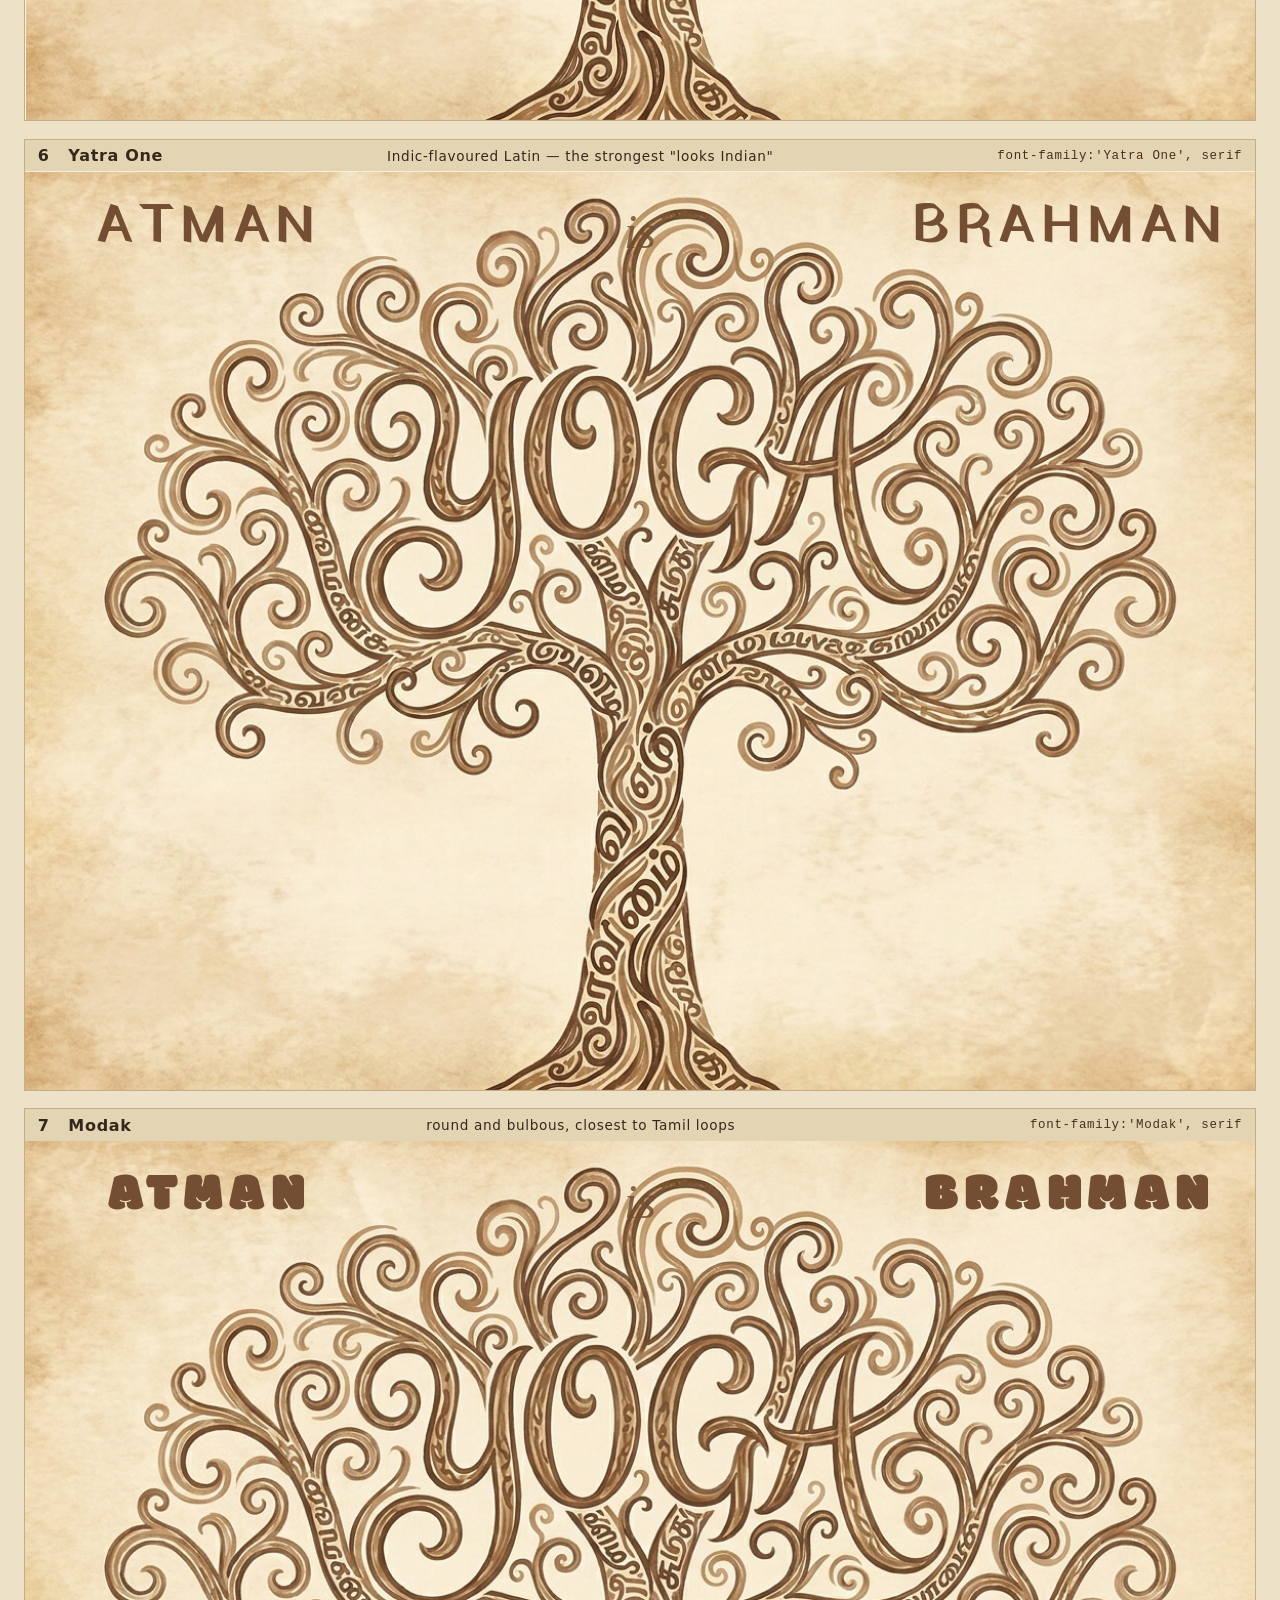
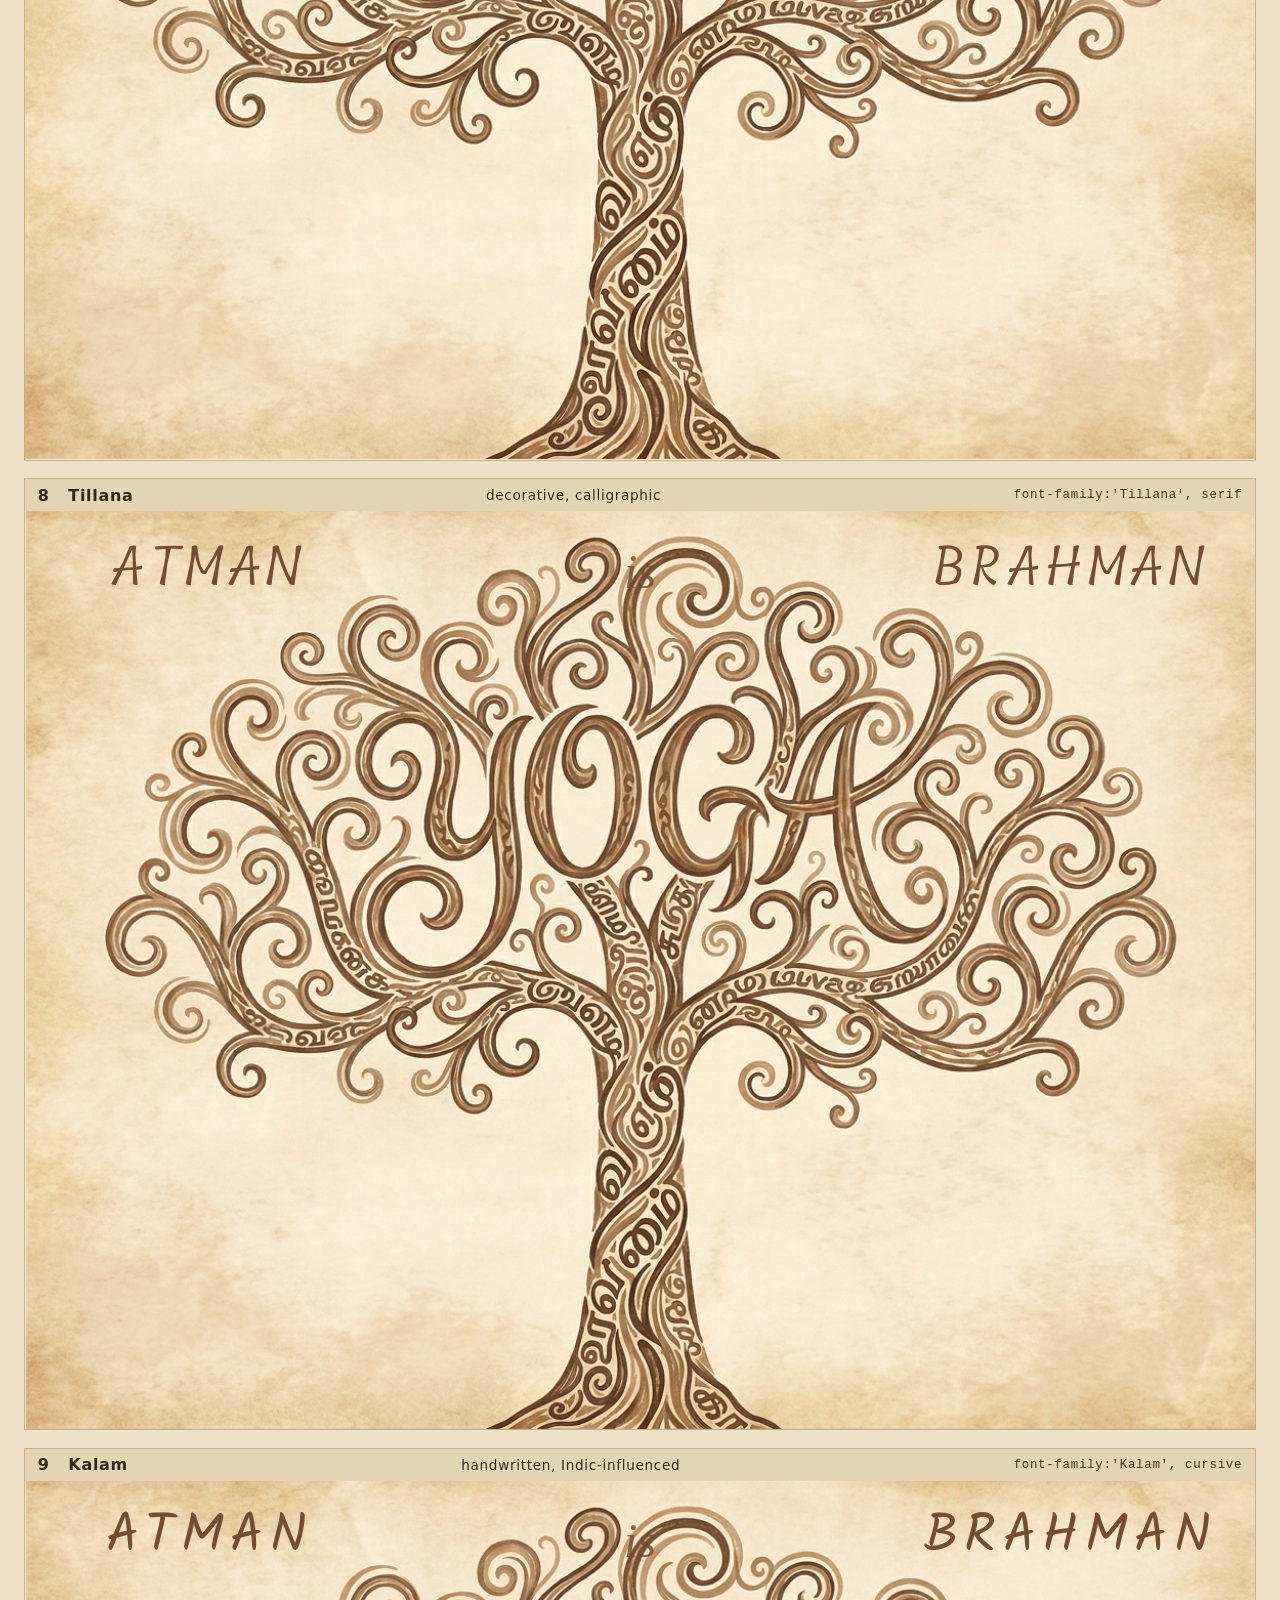
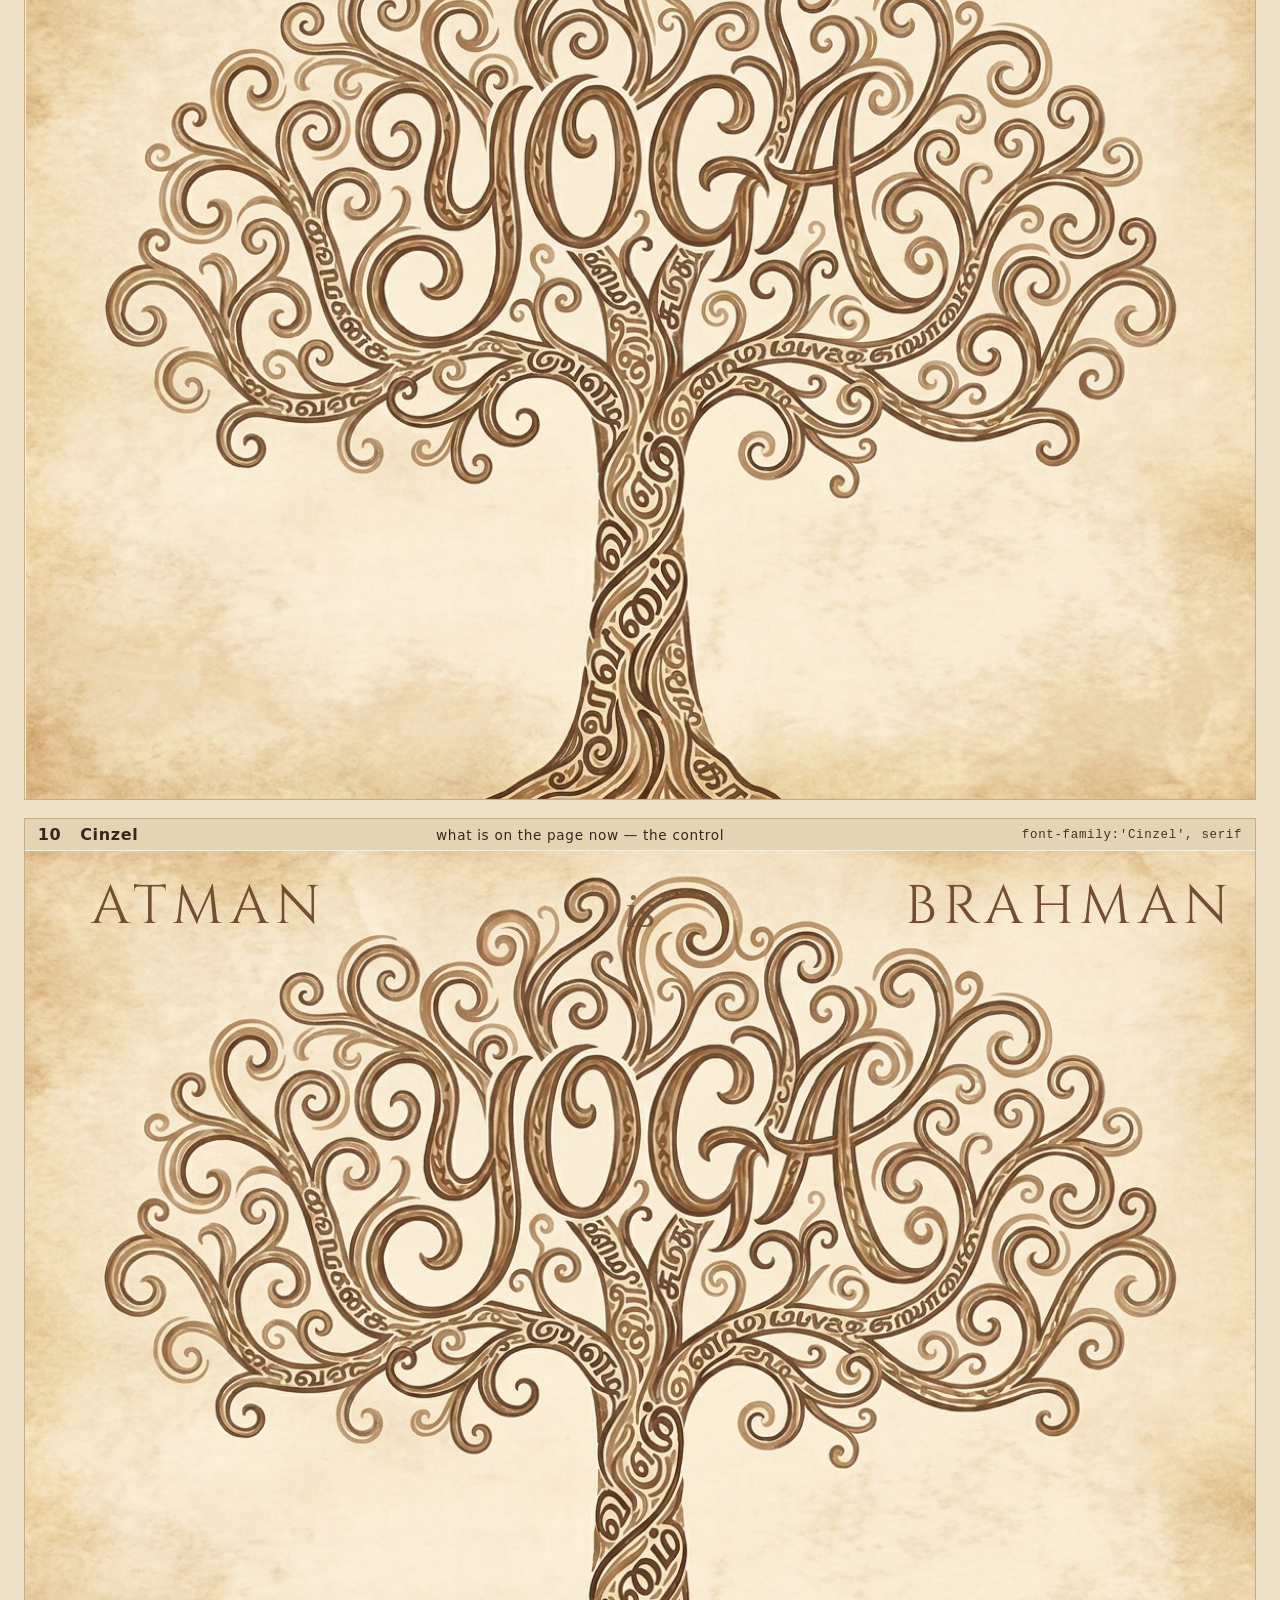
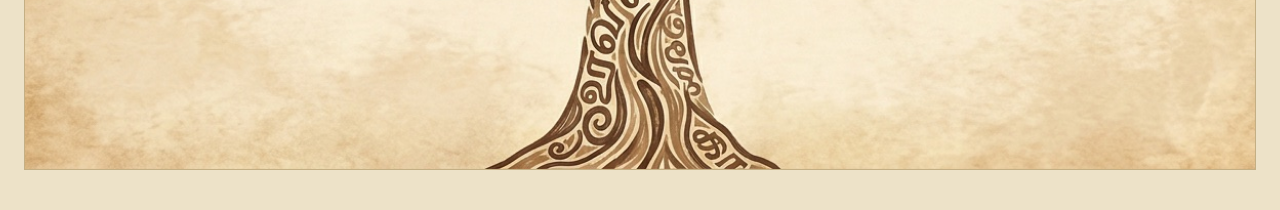
<file: fonts.html>
<!DOCTYPE html>
<html lang="en">
<head>
<meta charset="UTF-8">
<meta name="viewport" content="width=device-width, initial-scale=1">
<title>ATMAN · BRAHMAN — face test</title>

<!-- A CHOOSER, NOT A GUESS. He asked for "a different font, that makes it look more like tamil."
     Rather than pick one and iterate (which is the whack-a-mole he named), every candidate is
     rendered on the real art at the real size and position, labelled with the exact line to paste.
     Tamil's character is ROUND and LOOPED with no headline bar — the opposite of Devanagari — so
     the list runs from actual Tamil families (Arima, Baloo Thambi, Catamaran, Hind Madurai, Anek)
     through the Indic-flavoured display faces (Yatra One, Modak, Tillana, Kalam) with Cinzel last
     as the control. -->

<link rel="preconnect" href="https://fonts.googleapis.com">
<link rel="preconnect" href="https://fonts.gstatic.com" crossorigin>
<link href="https://fonts.googleapis.com/css2?family=Arima:wght@400;600&family=Baloo+Thambi+2:wght@400;600&family=Catamaran:wght@400;600&family=Hind+Madurai:wght@400;600&family=Anek+Tamil:wght@400;600&family=Yatra+One&family=Modak&family=Tillana:wght@400;600&family=Kalam:wght@400;700&family=Cinzel:wght@400;600&display=swap" rel="stylesheet">

<style>
  *{margin:0;padding:0;box-sizing:border-box}
  body{background:#EDE2C8; color:#33281B; font-family:system-ui,sans-serif; padding:1.5rem}
  h1{font-size:1.1rem; letter-spacing:.1em; margin-bottom:.3rem}
  .hint{font-size:.9rem; color:#6B573C; margin-bottom:1.5rem}
  .row{margin-bottom:1.1rem; border:1px solid #C4AF84; background:#F6EFDC}
  .label{
    display:flex; justify-content:space-between; align-items:center; gap:1rem;
    padding:.4rem .8rem; background:#E3D5B4; font-size:.85rem; letter-spacing:.05em;
  }
  .label b{font-size:1rem}
  .label code{font-family:ui-monospace,Menlo,monospace; font-size:.78rem; color:#4A2F1C}
  .stage{
    position:relative; width:100%; aspect-ratio:1200/896;
    background:url('art/yoga-tree.jpg') center/contain no-repeat;
  }
  .w{
    position:absolute; transform:translate(-50%,-50%);
    color:#734E32; letter-spacing:.12em; white-space:nowrap;
    font-size:clamp(1.15rem,4.4vw,3.4rem);
  }
  .a{left:15%; top:6%} .b{left:85%; top:6%}
  .i{
    left:50%; top:6.5%; opacity:.85; letter-spacing:0;
    font-family:'Cormorant Garamond',serif; font-style:italic;
    font-size:clamp(1.05rem,4vw,3rem);
  }
</style>
</head>
<body>

<h1>ATMAN · BRAHMAN — pick a face</h1>
<p class="hint">Same art, same size, same 15% / 85% / top 6%. Only the typeface changes.
   Tell me the number, or paste the <code>font-family</code> line yourself.</p>

<div id="out"></div>

<script>
var FACES = [
  ['Arima',          "'Arima', serif",           'Tamil + Latin, drawn together — closest to the tree'],
  ['Baloo Thambi 2', "'Baloo Thambi 2', serif",  'Tamil family, rounded and heavy'],
  ['Catamaran',      "'Catamaran', sans-serif",  'Tamil family, clean and modern'],
  ['Hind Madurai',   "'Hind Madurai', sans-serif",'Tamil family, named for the city'],
  ['Anek Tamil',     "'Anek Tamil', sans-serif", 'Tamil family, variable and open'],
  ['Yatra One',      "'Yatra One', serif",       'Indic-flavoured Latin — the strongest "looks Indian"'],
  ['Modak',          "'Modak', serif",           'round and bulbous, closest to Tamil loops'],
  ['Tillana',        "'Tillana', serif",         'decorative, calligraphic'],
  ['Kalam',          "'Kalam', cursive",         'handwritten, Indic-influenced'],
  ['Cinzel',         "'Cinzel', serif",          'what is on the page now — the control']
]
document.getElementById('out').innerHTML = FACES.map(function(f,i){
  return '<div class="row">' +
    '<div class="label"><b>' + (i+1) + ' &nbsp; ' + f[0] + '</b>' +
      '<span>' + f[2] + '</span>' +
      '<code>font-family:' + f[1].replace(/'/g,'&#39;') + '</code></div>' +
    '<div class="stage" style="font-family:' + f[1] + '">' +
      '<span class="w a">ATMAN</span>' +
      '<span class="w i">is</span>' +
      '<span class="w b">BRAHMAN</span>' +
    '</div></div>'
}).join('')
</script>
</body>
</html>
</file>
